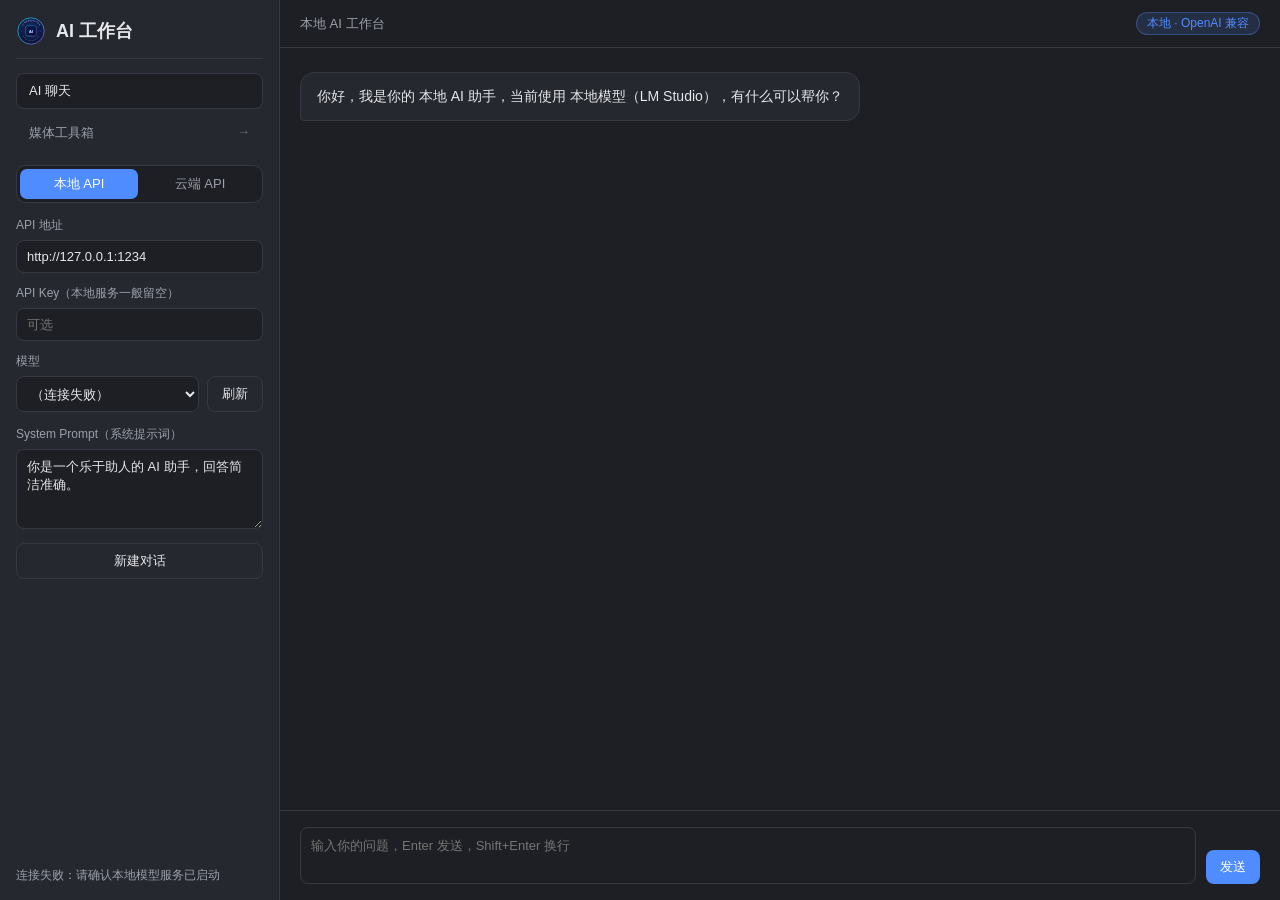
<file: index.html>
<!DOCTYPE html>
<html lang="zh-CN">
<head>
  <meta charset="UTF-8" />
  <meta name="viewport" content="width=device-width, initial-scale=1.0" />
  <title>AI 工作台</title>
  <link rel="icon" type="image/svg+xml" href="logo.svg" />
  <link rel="stylesheet" href="style.css" />
</head>
<body>
  <!-- ===== 侧边栏：模式 + 配置区 ===== -->
  <aside class="sidebar">
    <div class="logo"><img src="logo.svg" class="logo-img" alt="AI Workstation"><span>AI 工作台</span></div>

    <!-- 页面导航 -->
    <nav class="side-nav">
      <a class="nav-link active" href="index.html">AI 聊天</a>
      <a class="nav-link" href="media.html">媒体工具箱 <span class="arrow">→</span></a>
    </nav>

    <!-- 模式切换 -->
    <div class="mode-switch" id="modeSwitch">
      <button type="button" class="mode-btn active" data-mode="local">本地 API</button>
      <button type="button" class="mode-btn" data-mode="cloud">云端 API</button>
    </div>

    <!-- 本地模式配置 -->
    <div class="config-block" id="localSettings">
      <div class="config-group">
        <label>API 地址</label>
        <input type="text" id="apiBase" value="http://127.0.0.1:1234" placeholder="http://127.0.0.1:1234" />
      </div>

      <div class="config-group">
        <label>API Key（本地服务一般留空）</label>
        <input type="password" id="apiKey" placeholder="可选" />
      </div>

      <div class="config-group">
        <label>模型</label>
        <div style="display:flex;gap:8px;">
          <select id="modelSelect" style="flex:1;"></select>
          <button id="refreshModels" class="btn-secondary" style="flex-shrink:0;">刷新</button>
        </div>
      </div>
    </div>

    <!-- 云端模式配置 -->
    <div class="config-block" id="cloudSettings" hidden>
      <div class="config-hint">云端走 OpenAI 兼容接口，实际请求地址为「Base URL + /chat/completions」，Base URL 必须以 https:// 开头。</div>

      <div class="config-group">
        <label>预设服务商</label>
        <select id="cloudPreset">
          <option value="">自定义</option>
          <option value="deepseek">DeepSeek</option>
          <option value="openai">OpenAI</option>
          <option value="moonshot">Moonshot Kimi</option>
          <option value="zhipu">智谱 GLM</option>
          <option value="dashscope">阿里云百炼</option>
          <option value="siliconflow">SiliconFlow</option>
        </select>
      </div>

      <div class="config-group">
        <label>Base URL</label>
        <input type="text" id="cloudBase" placeholder="https://api.deepseek.com/v1" />
      </div>

      <div class="config-group">
        <label>API Key</label>
        <input type="password" id="cloudKey" placeholder="sk-..." />
      </div>

      <div class="config-group">
        <label>模型名</label>
        <input type="text" id="cloudModel" list="cloudModelList" placeholder="deepseek-chat" />
        <datalist id="cloudModelList">
          <option value="deepseek-chat"></option>
          <option value="deepseek-reasoner"></option>
          <option value="gpt-4o-mini"></option>
          <option value="gpt-4o"></option>
          <option value="moonshot-v1-8k"></option>
          <option value="glm-4-flash"></option>
          <option value="qwen-plus"></option>
        </datalist>
      </div>
    </div>

    <div class="config-group">
      <label>System Prompt（系统提示词）</label>
      <textarea id="systemPrompt">你是一个乐于助人的 AI 助手，回答简洁准确。</textarea>
    </div>

    <button id="newChat" class="btn-secondary">新建对话</button>

    <div class="sidebar-footer" id="status">未连接</div>
  </aside>

  <!-- ===== 主区域：聊天区 ===== -->
  <main class="main">
    <div class="chat-header">
      <span id="headerTitle">本地 AI 工作台</span>
      <span id="headerBadge" class="mode-badge">本地 · OpenAI 兼容</span>
    </div>

    <div id="chatBox"></div>

    <div class="input-area">
      <textarea id="userInput" placeholder="输入你的问题，Enter 发送，Shift+Enter 换行"></textarea>
      <button id="sendBtn">发送</button>
      <button id="stopBtn" hidden>停止</button>
    </div>
  </main>

  <script src="app.js"></script>
</body>
</html>
</file>
<file: style.css>
/* ============ 主题变量 ============ */
:root {
  --bg: #1e1f24;
  --panel: #26282f;
  --border: #363943;
  --text: #e6e7eb;
  --muted: #9aa0ab;
  --accent: #4f8cff;
  --user-bubble: #2f6bff;
  --code-bg: #17181d;
  --danger: #ff5d5d;
}

* { box-sizing: border-box; margin: 0; padding: 0; }

html, body { height: 100%; }

body {
  font-family: -apple-system, BlinkMacSystemFont, "Segoe UI", "PingFang SC", "Microsoft YaHei", sans-serif;
  background: var(--bg);
  color: var(--text);
  display: flex;
  height: 100vh;
  overflow: hidden;
}

/* ============ 侧边栏 ============ */
.sidebar {
  width: 280px;
  flex-shrink: 0;
  background: var(--panel);
  border-right: 1px solid var(--border);
  display: flex;
  flex-direction: column;
  padding: 16px;
  gap: 14px;
  overflow-y: auto;
}

.logo {
  display: flex;
  align-items: center;
  gap: 10px;
  font-size: 18px;
  font-weight: 700;
  padding-bottom: 12px;
  border-bottom: 1px solid var(--border);
}

.logo-img {
  width: 30px;
  height: 30px;
  border-radius: 6px;
  flex-shrink: 0;
}

.config-group { display: flex; flex-direction: column; gap: 6px; }
.config-group label { font-size: 12px; color: var(--muted); }

input[type="text"], input[type="password"], select, textarea {
  width: 100%;
  background: var(--bg);
  border: 1px solid var(--border);
  border-radius: 8px;
  color: var(--text);
  padding: 8px 10px;
  font-size: 13px;
  outline: none;
}
input:focus, select:focus, textarea:focus { border-color: var(--accent); }

textarea { resize: vertical; min-height: 80px; font-family: inherit; }

button {
  background: var(--accent);
  color: #fff;
  border: none;
  border-radius: 8px;
  padding: 8px 14px;
  font-size: 13px;
  cursor: pointer;
  transition: opacity .15s;
}
button:hover { opacity: .85; }
button:disabled { opacity: .45; cursor: not-allowed; }

.btn-secondary {
  background: transparent;
  border: 1px solid var(--border);
  color: var(--text);
}

.sidebar-footer { margin-top: auto; font-size: 12px; color: var(--muted); }

/* ============ 模式切换 ============ */
.mode-switch {
  display: flex;
  background: var(--bg);
  border: 1px solid var(--border);
  border-radius: 10px;
  padding: 3px;
  gap: 3px;
}
.mode-btn {
  flex: 1;
  background: transparent;
  border: none;
  color: var(--muted);
  border-radius: 7px;
  padding: 6px 4px;
  font-size: 13px;
  cursor: pointer;
  transition: all .15s;
}
.mode-btn:hover { opacity: 1; color: var(--text); }
.mode-btn.active { background: var(--accent); color: #fff; }

/* 模式对应的配置区块 */
.config-block { display: flex; flex-direction: column; gap: 12px; }
.config-block[hidden] { display: none; }

.config-hint {
  font-size: 11px;
  color: var(--muted);
  line-height: 1.5;
  padding: 8px 10px;
  background: var(--bg);
  border: 1px solid var(--border);
  border-radius: 8px;
}

.mode-badge {
  background: rgba(79, 140, 255, .15);
  color: var(--accent);
  border: 1px solid rgba(79, 140, 255, .35);
  padding: 2px 10px;
  border-radius: 999px;
  font-size: 12px;
  white-space: nowrap;
}

/* ============ 页面导航 ============ */
.side-nav { display: flex; flex-direction: column; gap: 6px; }
.nav-link {
  display: block;
  padding: 8px 12px;
  border-radius: 8px;
  color: var(--muted);
  font-size: 13px;
  text-decoration: none;
  border: 1px solid transparent;
  transition: all .15s;
}
.nav-link:hover { color: var(--text); background: var(--bg); }
.nav-link.active { color: var(--text); background: var(--bg); border-color: var(--border); }
.nav-link .arrow { float: right; opacity: .6; }

/* ============ 主区域 ============ */
.main {
  flex: 1;
  display: flex;
  flex-direction: column;
  min-width: 0;
}

.chat-header {
  display: flex;
  align-items: center;
  justify-content: space-between;
  padding: 12px 20px;
  border-bottom: 1px solid var(--border);
  font-size: 13px;
  color: var(--muted);
}

#chatBox {
  flex: 1;
  overflow-y: auto;
  padding: 24px 20px;
  display: flex;
  flex-direction: column;
  gap: 18px;
}

/* ============ 消息气泡 ============ */
.msg { display: flex; }
.msg.user { justify-content: flex-end; }

.bubble {
  max-width: 78%;
  padding: 12px 16px;
  border-radius: 14px;
  line-height: 1.65;
  font-size: 14px;
  word-break: break-word;
  white-space: normal;
}

.msg.user .bubble {
  background: var(--user-bubble);
  color: #fff;
  border-bottom-right-radius: 4px;
}

.msg.assistant .bubble {
  background: var(--panel);
  border: 1px solid var(--border);
  border-bottom-left-radius: 4px;
}

/* Markdown 元素样式 */
.bubble h1, .bubble h2, .bubble h3 { margin: 10px 0 6px; }
.bubble h1 { font-size: 18px; }
.bubble h2 { font-size: 16px; }
.bubble h3 { font-size: 15px; }
.bubble ul { padding-left: 20px; margin: 6px 0; }
.bubble li { margin: 2px 0; }
.bubble code {
  background: var(--code-bg);
  padding: 2px 6px;
  border-radius: 4px;
  font-family: "SF Mono", Menlo, Consolas, monospace;
  font-size: 12.5px;
}
.bubble pre {
  background: var(--code-bg);
  border: 1px solid var(--border);
  border-radius: 8px;
  padding: 12px;
  overflow-x: auto;
  margin: 8px 0;
  white-space: pre; /* 代码块保持原始换行 */
}
.bubble pre code { background: none; padding: 0; }
.bubble .error { color: var(--danger); }

.cursor {
  display: inline-block;
  width: 8px;
  height: 15px;
  background: var(--accent);
  vertical-align: -2px;
  animation: blink 1s steps(2) infinite;
  margin-left: 2px;
}
@keyframes blink { 50% { opacity: 0; } }

/* ============ 输入区 ============ */
.input-area {
  display: flex;
  gap: 10px;
  padding: 16px 20px;
  border-top: 1px solid var(--border);
  align-items: flex-end;
}
.input-area textarea {
  flex: 1;
  min-height: 44px;
  max-height: 160px;
  resize: none;
  line-height: 1.5;
}
#stopBtn { background: var(--danger); }
</file>
